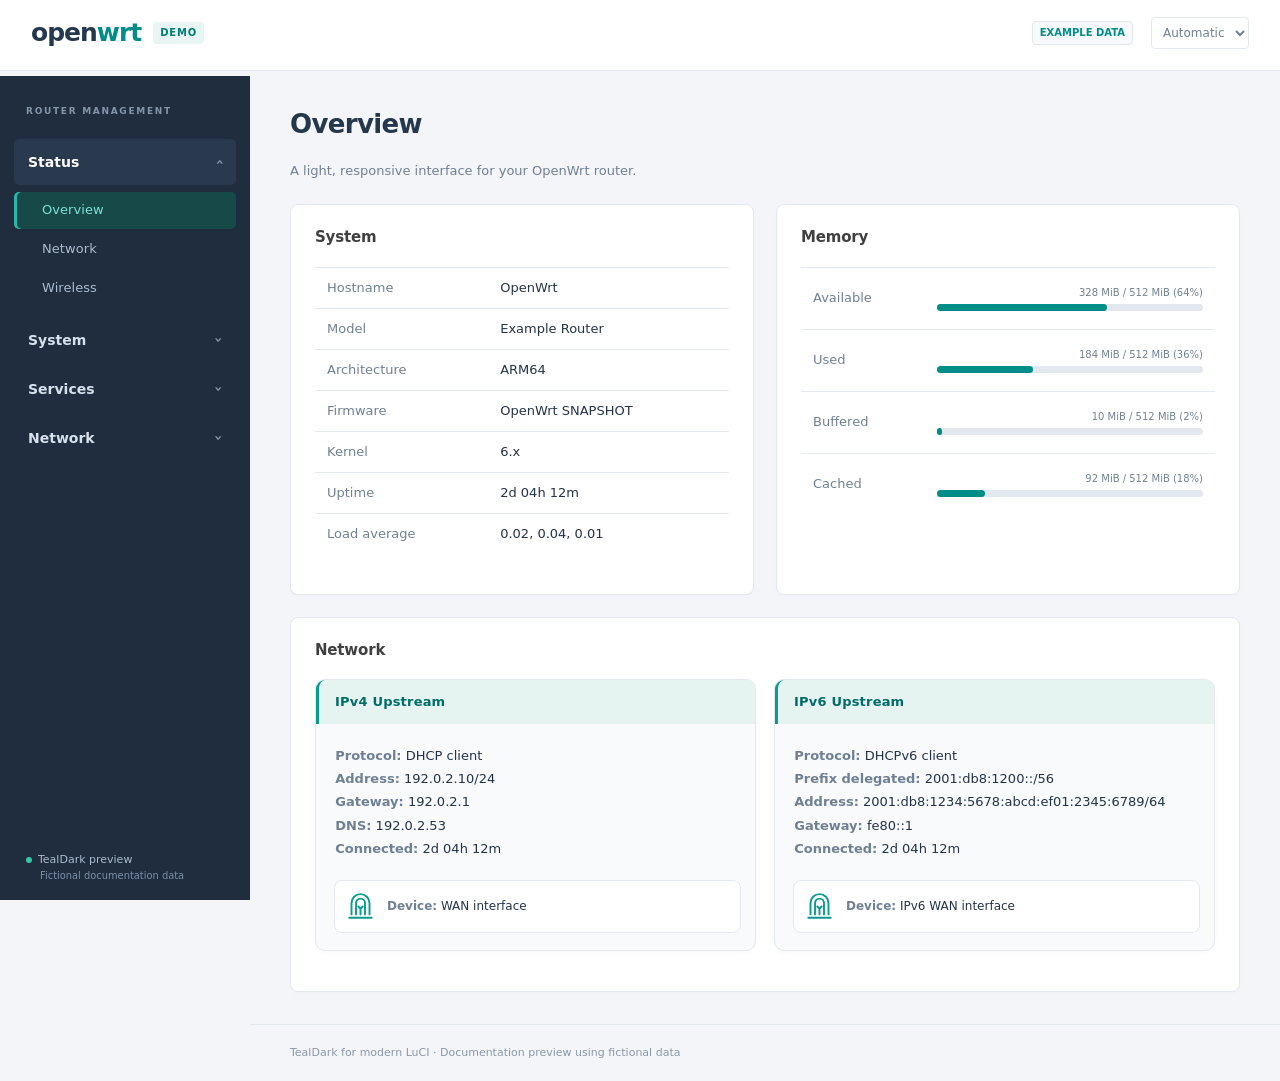
<file: docs/demo/index.html>
<!doctype html><html lang="en" data-theme="light" data-darkmode="false"><head><meta charset="utf-8"><meta name="viewport" content="width=device-width,initial-scale=1"><title>TealDark — demonstration</title><link rel="stylesheet" href="../../htdocs/luci-static/tealdark/cascade.css"><script src="../../htdocs/luci-static/tealdark/appearance.js"></script></head><body class="td modern" data-page="admin-status-overview"><header class="modern-top"><a class="modern-brand" href="index.html">open<span>wrt</span><small>DEMO</small></a><button class="menu-toggle" id="td-menu-toggle" type="button" aria-controls="modern-sidebar" aria-expanded="false" aria-label="Toggle menu">☰</button><div class="modern-top-right"><div id="indicators"><span class="label">Example data</span></div><select id="td-appearance" aria-label="Appearance"><option value="auto">Automatic</option><option value="light">Light</option><option value="dark">Dark</option></select></div></header><button class="td-menu-backdrop" id="td-menu-backdrop" type="button" aria-label="Close menu" hidden></button><aside class="modern-sidebar" id="modern-sidebar"><div class="sidebar-label">ROUTER MANAGEMENT</div><nav id="topmenu"><details class="nav-group" open><summary>Status</summary><div class="nav-children"><a class="nav-link selected" href="index.html">Overview</a><a class="nav-link" href="network.html">Network</a><a class="nav-link" href="wireless.html">Wireless</a></div></details><details class="nav-group"><summary>System</summary><div class="nav-children"><a class="nav-link" href="#system">System</a><a class="nav-link" href="#memory">Administration</a></div></details><details class="nav-group"><summary>Services</summary></details><details class="nav-group"><summary>Network</summary></details></nav><div class="sidebar-footer"><span class="sidebar-dot"></span>TealDark preview<small>Fictional documentation data</small></div></aside><main id="maincontent" class="container modern-content"><h2>Overview</h2><p class="page-subtitle">A light, responsive interface for your OpenWrt router.</p><div id="view"><div class="cbi-section" id="system"><div class="cbi-title"><h3>System</h3></div><div><table class="table"><tr class="tr"><td class="td">Hostname</td><td class="td">OpenWrt</td></tr><tr class="tr"><td class="td">Model</td><td class="td">Example Router</td></tr><tr class="tr"><td class="td">Architecture</td><td class="td">ARM64</td></tr><tr class="tr"><td class="td">Firmware</td><td class="td">OpenWrt SNAPSHOT</td></tr><tr class="tr"><td class="td">Kernel</td><td class="td">6.x</td></tr><tr class="tr"><td class="td">Uptime</td><td class="td">2d 04h 12m</td></tr><tr class="tr"><td class="td">Load average</td><td class="td">0.02, 0.04, 0.01</td></tr></table></div></div><div class="cbi-section" id="memory"><div class="cbi-title"><h3>Memory</h3></div><div><table class="table"><tr class="tr"><td class="td">Available</td><td class="td"><div class="cbi-progressbar" title="328 MiB / 512 MiB (64%)"><div style="width:64%"></div></div></td></tr><tr class="tr"><td class="td">Used</td><td class="td"><div class="cbi-progressbar" title="184 MiB / 512 MiB (36%)"><div style="width:36%"></div></div></td></tr><tr class="tr"><td class="td">Buffered</td><td class="td"><div class="cbi-progressbar" title="10 MiB / 512 MiB (2%)"><div style="width:2%"></div></div></td></tr><tr class="tr"><td class="td">Cached</td><td class="td"><div class="cbi-progressbar" title="92 MiB / 512 MiB (18%)"><div style="width:18%"></div></div></td></tr></table></div></div><div class="cbi-section" id="network"><div class="cbi-title"><h3>Network</h3></div><div><div class="network-status-table"><div class="ifacebox"><div class="ifacebox-head"><strong>IPv4 Upstream</strong></div><div class="ifacebox-body left"><span><strong>Protocol:</strong> DHCP client<br><strong>Address:</strong> 192.0.2.10/24<br><strong>Gateway:</strong> 192.0.2.1<br><strong>DNS:</strong> 192.0.2.53<br><strong>Connected:</strong> 2d 04h 12m</span><div class="ifacebadge"><img src="../../htdocs/luci-static/tealdark/icons/tunnel.svg" alt=""><span><strong>Device:</strong> WAN interface</span></div></div></div><div class="ifacebox"><div class="ifacebox-head"><strong>IPv6 Upstream</strong></div><div class="ifacebox-body left"><span><strong>Protocol:</strong> DHCPv6 client<br><strong>Prefix delegated:</strong> 2001:db8:1200::/56<br><strong>Address:</strong> 2001:db8:1234:5678:abcd:ef01:2345:6789/64<br><strong>Gateway:</strong> fe80::1<br><strong>Connected:</strong> 2d 04h 12m</span><div class="ifacebadge"><img src="../../htdocs/luci-static/tealdark/icons/tunnel.svg" alt=""><span><strong>Device:</strong> IPv6 WAN interface</span></div></div></div></div></div></div></div></main><footer class="modern-footer">TealDark for modern LuCI · Documentation preview using fictional data</footer></body></html>
</file>
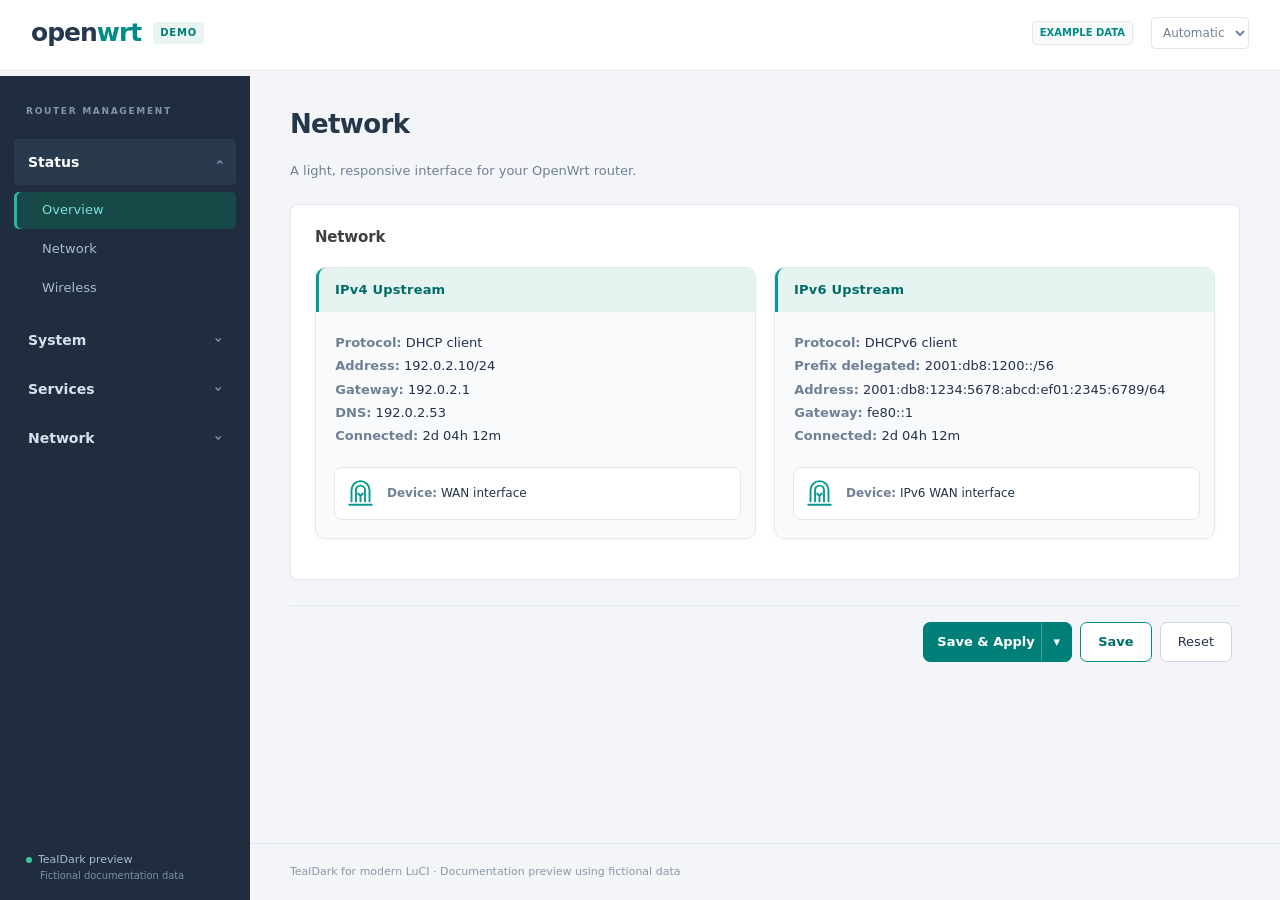
<file: docs/demo/network.html>
<!doctype html><html lang="en" data-theme="light" data-darkmode="false"><head><meta charset="utf-8"><meta name="viewport" content="width=device-width,initial-scale=1"><title>TealDark — demonstration</title><link rel="stylesheet" href="../../htdocs/luci-static/tealdark/cascade.css"><script src="../../htdocs/luci-static/tealdark/appearance.js"></script></head><body class="td modern" data-page="tealdark-demo"><header class="modern-top"><a class="modern-brand" href="index.html">open<span>wrt</span><small>DEMO</small></a><button class="menu-toggle" id="td-menu-toggle" type="button" aria-controls="modern-sidebar" aria-expanded="false" aria-label="Toggle menu">☰</button><div class="modern-top-right"><div id="indicators"><span class="label">Example data</span></div><select id="td-appearance" aria-label="Appearance"><option value="auto">Automatic</option><option value="light">Light</option><option value="dark">Dark</option></select></div></header><button class="td-menu-backdrop" id="td-menu-backdrop" type="button" aria-label="Close menu" hidden></button><aside class="modern-sidebar" id="modern-sidebar"><div class="sidebar-label">ROUTER MANAGEMENT</div><nav id="topmenu"><details class="nav-group" open><summary>Status</summary><div class="nav-children"><a class="nav-link selected" href="index.html">Overview</a><a class="nav-link" href="network.html">Network</a><a class="nav-link" href="wireless.html">Wireless</a></div></details><details class="nav-group"><summary>System</summary><div class="nav-children"><a class="nav-link" href="#system">System</a><a class="nav-link" href="#memory">Administration</a></div></details><details class="nav-group"><summary>Services</summary></details><details class="nav-group"><summary>Network</summary></details></nav><div class="sidebar-footer"><span class="sidebar-dot"></span>TealDark preview<small>Fictional documentation data</small></div></aside><main id="maincontent" class="container modern-content"><h2>Network</h2><p class="page-subtitle">A light, responsive interface for your OpenWrt router.</p><div id="view"><div class="cbi-section" id="network"><div class="cbi-title"><h3>Network</h3></div><div><div class="network-status-table"><div class="ifacebox"><div class="ifacebox-head"><strong>IPv4 Upstream</strong></div><div class="ifacebox-body left"><span><strong>Protocol:</strong> DHCP client<br><strong>Address:</strong> 192.0.2.10/24<br><strong>Gateway:</strong> 192.0.2.1<br><strong>DNS:</strong> 192.0.2.53<br><strong>Connected:</strong> 2d 04h 12m</span><div class="ifacebadge"><img src="../../htdocs/luci-static/tealdark/icons/tunnel.svg" alt=""><span><strong>Device:</strong> WAN interface</span></div></div></div><div class="ifacebox"><div class="ifacebox-head"><strong>IPv6 Upstream</strong></div><div class="ifacebox-body left"><span><strong>Protocol:</strong> DHCPv6 client<br><strong>Prefix delegated:</strong> 2001:db8:1200::/56<br><strong>Address:</strong> 2001:db8:1234:5678:abcd:ef01:2345:6789/64<br><strong>Gateway:</strong> fe80::1<br><strong>Connected:</strong> 2d 04h 12m</span><div class="ifacebadge"><img src="../../htdocs/luci-static/tealdark/icons/tunnel.svg" alt=""><span><strong>Device:</strong> IPv6 WAN interface</span></div></div></div></div></div></div></div><div class="cbi-page-actions"><div class="cbi-dropdown btn cbi-button cbi-button-apply important" tabindex="0"><ul><li selected display="0">Save &amp; Apply</li></ul><span class="open">▾</span></div><button class="cbi-button cbi-button-save" type="button">Save</button><button class="cbi-button cbi-button-reset" type="button">Reset</button></div></main><footer class="modern-footer">TealDark for modern LuCI · Documentation preview using fictional data</footer></body></html>
</file>
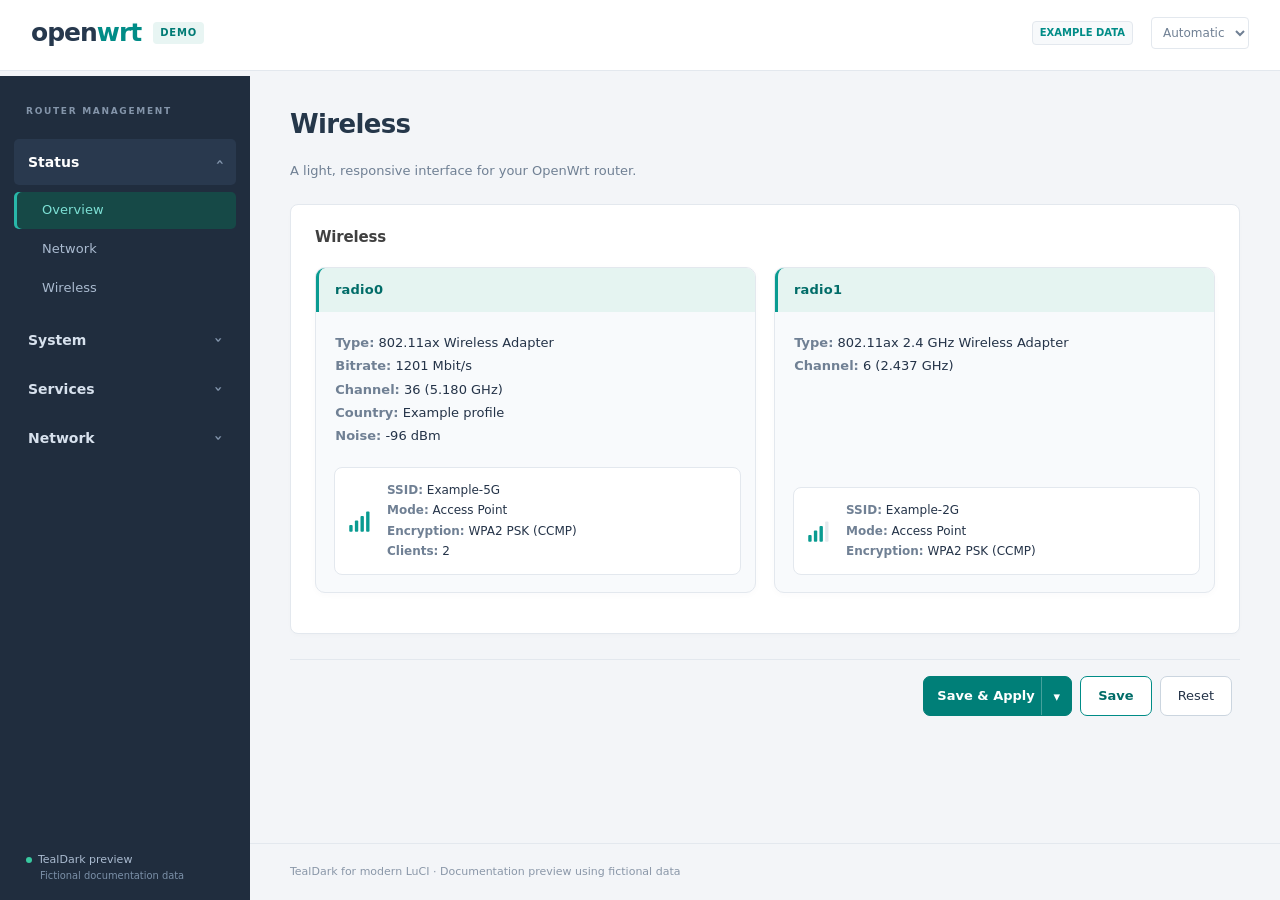
<file: docs/demo/wireless.html>
<!doctype html><html lang="en" data-theme="light" data-darkmode="false"><head><meta charset="utf-8"><meta name="viewport" content="width=device-width,initial-scale=1"><title>TealDark — demonstration</title><link rel="stylesheet" href="../../htdocs/luci-static/tealdark/cascade.css"><script src="../../htdocs/luci-static/tealdark/appearance.js"></script></head><body class="td modern" data-page="tealdark-demo"><header class="modern-top"><a class="modern-brand" href="index.html">open<span>wrt</span><small>DEMO</small></a><button class="menu-toggle" id="td-menu-toggle" type="button" aria-controls="modern-sidebar" aria-expanded="false" aria-label="Toggle menu">☰</button><div class="modern-top-right"><div id="indicators"><span class="label">Example data</span></div><select id="td-appearance" aria-label="Appearance"><option value="auto">Automatic</option><option value="light">Light</option><option value="dark">Dark</option></select></div></header><button class="td-menu-backdrop" id="td-menu-backdrop" type="button" aria-label="Close menu" hidden></button><aside class="modern-sidebar" id="modern-sidebar"><div class="sidebar-label">ROUTER MANAGEMENT</div><nav id="topmenu"><details class="nav-group" open><summary>Status</summary><div class="nav-children"><a class="nav-link selected" href="index.html">Overview</a><a class="nav-link" href="network.html">Network</a><a class="nav-link" href="wireless.html">Wireless</a></div></details><details class="nav-group"><summary>System</summary><div class="nav-children"><a class="nav-link" href="#system">System</a><a class="nav-link" href="#memory">Administration</a></div></details><details class="nav-group"><summary>Services</summary></details><details class="nav-group"><summary>Network</summary></details></nav><div class="sidebar-footer"><span class="sidebar-dot"></span>TealDark preview<small>Fictional documentation data</small></div></aside><main id="maincontent" class="container modern-content"><h2>Wireless</h2><p class="page-subtitle">A light, responsive interface for your OpenWrt router.</p><div id="view"><div class="cbi-section" id="wireless"><div class="cbi-title"><h3>Wireless</h3></div><div><div class="network-status-table"><div class="ifacebox"><div class="ifacebox-head"><strong>radio0</strong></div><div class="ifacebox-body left"><span><strong>Type:</strong> 802.11ax Wireless Adapter<br><strong>Bitrate:</strong> 1201 Mbit/s<br><strong>Channel:</strong> 36 (5.180 GHz)<br><strong>Country:</strong> Example profile<br><strong>Noise:</strong> -96 dBm</span><div class="ifacebadge"><img src="../../htdocs/luci-static/tealdark/icons/signal-4.svg" alt=""><span><strong>SSID:</strong> Example-5G<br><strong>Mode:</strong> Access Point<br><strong>Encryption:</strong> WPA2 PSK (CCMP)<br><strong>Clients:</strong> 2</span></div></div></div><div class="ifacebox"><div class="ifacebox-head"><strong>radio1</strong></div><div class="ifacebox-body left"><span><strong>Type:</strong> 802.11ax 2.4 GHz Wireless Adapter<br><strong>Channel:</strong> 6 (2.437 GHz)</span><div class="ifacebadge"><img src="../../htdocs/luci-static/tealdark/icons/signal-3.svg" alt=""><span><strong>SSID:</strong> Example-2G<br><strong>Mode:</strong> Access Point<br><strong>Encryption:</strong> WPA2 PSK (CCMP)</span></div></div></div></div></div></div></div><div class="cbi-page-actions"><div class="cbi-dropdown btn cbi-button cbi-button-apply important" tabindex="0"><ul><li selected display="0">Save &amp; Apply</li></ul><span class="open">▾</span></div><button class="cbi-button cbi-button-save" type="button">Save</button><button class="cbi-button cbi-button-reset" type="button">Reset</button></div></main><footer class="modern-footer">TealDark for modern LuCI · Documentation preview using fictional data</footer></body></html>
</file>
<file: htdocs/luci-static/tealdark/cascade.css>
/* SPDX-License-Identifier: Apache-2.0 */
@import url("bootstrap.css");
@import url("mobile.css") screen and (max-width: 854px);
@import url("layout.css");
@import url("dark.css");
@import url("compat.css");
@import url("refinements.css");
@import url("overview.css");
@import url("actions.css");
@import url("login.css");
</file>
